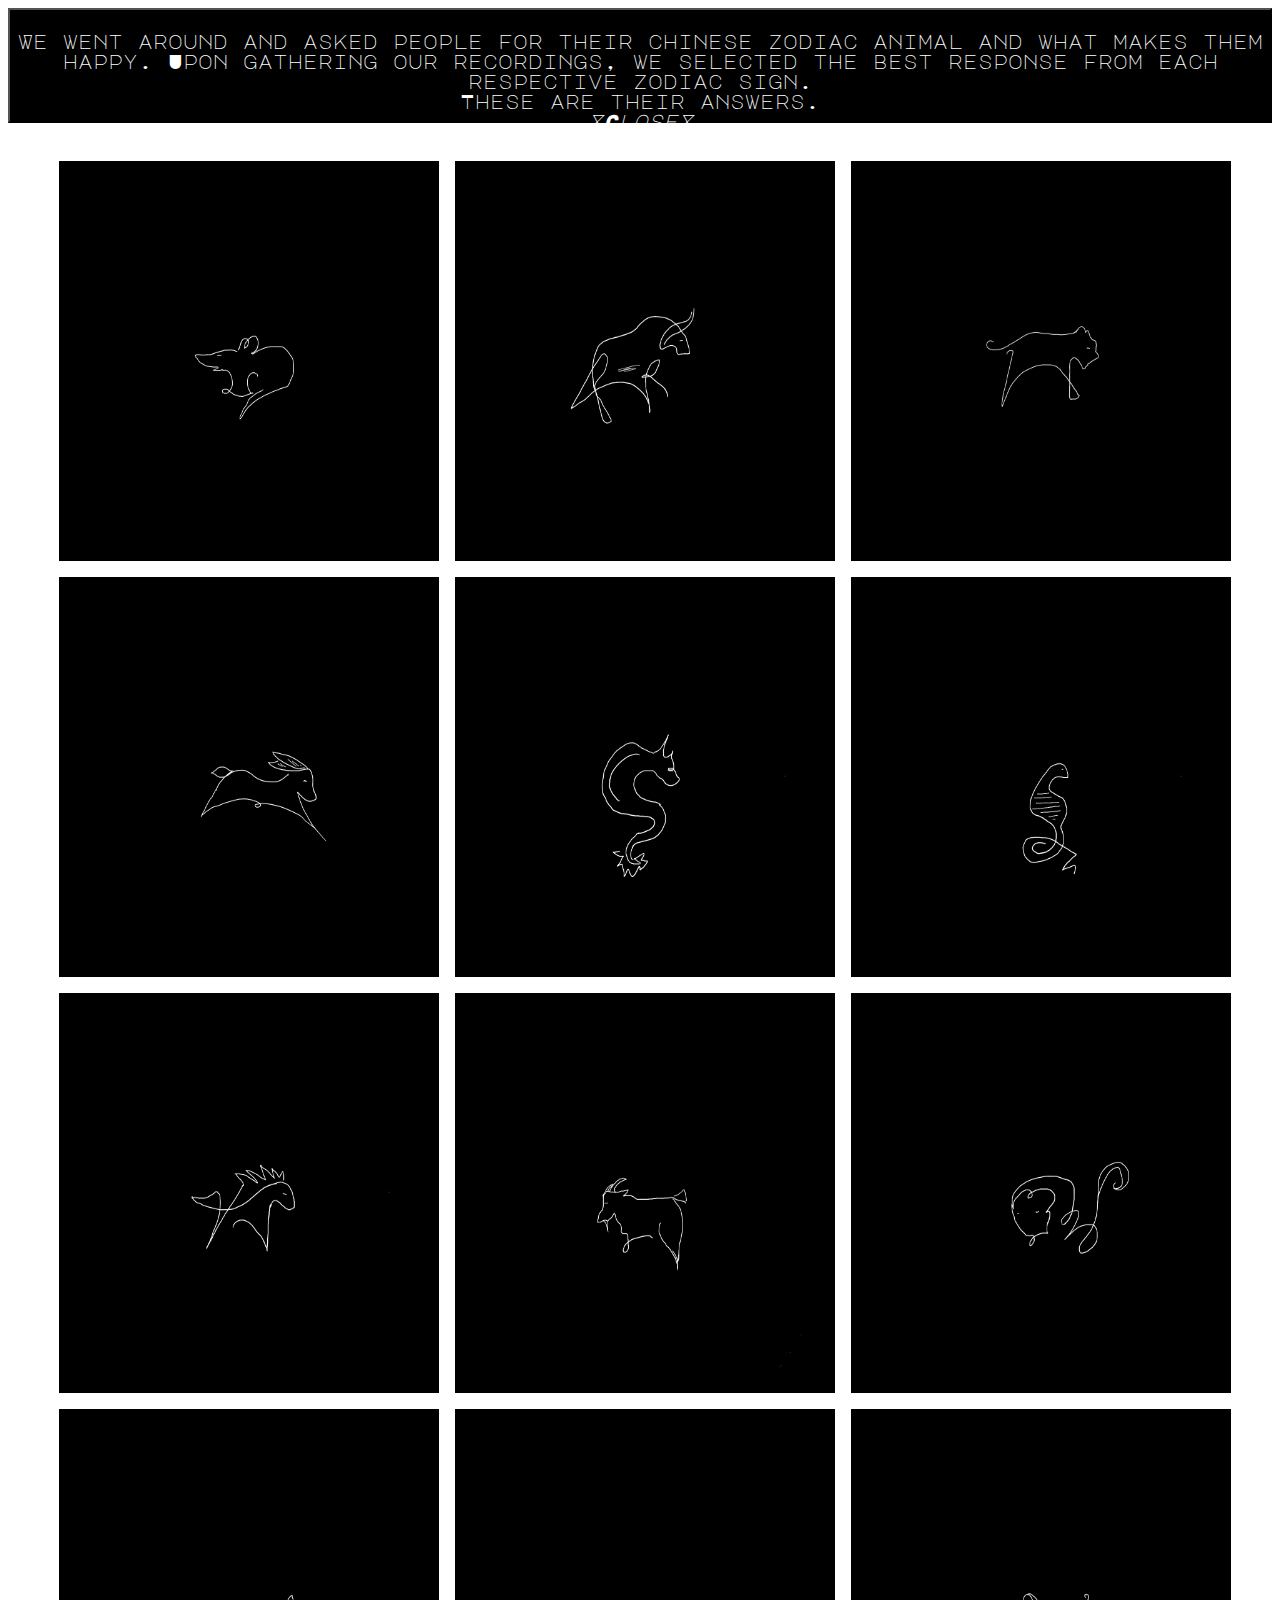
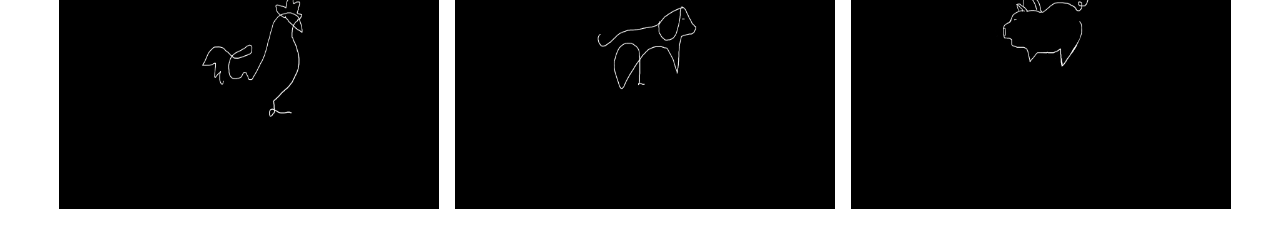
<file: index.html>
<!DOCTYPE html>
<html lang="en" dir="ltr">
<link rel="stylesheet" href="css/style.css">
<link href="https://fonts.googleapis.com/css?family=Major+Mono+Display" rel="stylesheet">
  <head>
    <meta charset="utf-8">
    <title></title>
  </head>
  <body>
    <div class="text">
      <button id="Click" onclick="start()">
      <p>
        We went around and asked people for their chinese zodiac animal and what makes them happy.
         Upon gathering our recordings, we selected the best response from each respective zodiac sign.
         <br>These are their answers.<br> <i>XCloseX</i> <br>
      </p>

      </button>
    </div>
    <div class="zodiac">

<div class="Rat">
      <p class="ratp"> Rat (鼠) </p>
      <img height="280px" width="320px"class="ratpic" src="p/rat.png" alt="">

    </div>

<div class="Ox">
  <p class="oxp"> Ox (牛) </p>
	<img height="280px" width="320px" class="oxpic" src="p/ox.png" alt="">
</div>

<div class="Tiger">
  <p class="tigerp"> Tiger (虎) </p>
	<img height="280px" width="320px"class="tigerpic" src="p/tiger.png" alt="">
</div>

<div class="Rabbit">
  <p class="rabbitp"> Rabbit (兔) </p>
	<img height="280px" width="320px"class="rabbitpic"src="p/rabbit.png" alt="">
</div>

<div class="Dragon">
  <p class="dragonp"> Dragon (龙) </p>
	<img height="280px" width="320px"class="dragonpic" src="p/dragon.png" alt="">
</div>
<div class="Snake">
  <p class="snakep"> Snake (蛇) </p>
	<img height="280px" width="320px"class="snakepic" src="p/snake.png" alt="">
</div>
<div class="Horse">
    <p class="horsep"> Horse (马) </p>
		<img height="280px" width="320px"class="horsepic" src="p/horse.png" alt="">
</div>
<div class="Goat">
  <p class="goatp"> Goat (羊) </p>
	<img height="280px" width="320px"class="goatpic" src="p/goat.png" alt="">
</div>
<div class="Monkey">
  <p class="monkeyp"> Monkey (猴) </p>
	<img height="280px" width="320px"class="monkeypic" src="p/monkey.png" alt="">
</div>
<div class="Rooster">
  <p class="roosterp"> Rooster (鸡) </p>
	<img height="280px" width="320px"class="roosterpic" src="p/rooster.png" alt="">
</div>
<div class="Dog">
  <p class="dogp"> Dog (狗) </p>
	<img height="280px" width="320px"class="dogpic" src="p/dog.png" alt="">
</div>

<div class="Pig">
  <p class="pigp"> Pig (猪) </p>
	<img height="280px" width="320px"class="pigpic" src="p/pig.png" alt="">
</div>



    </div>
<script src="js/script.js">

</script>
  </body>
</html>
</file>
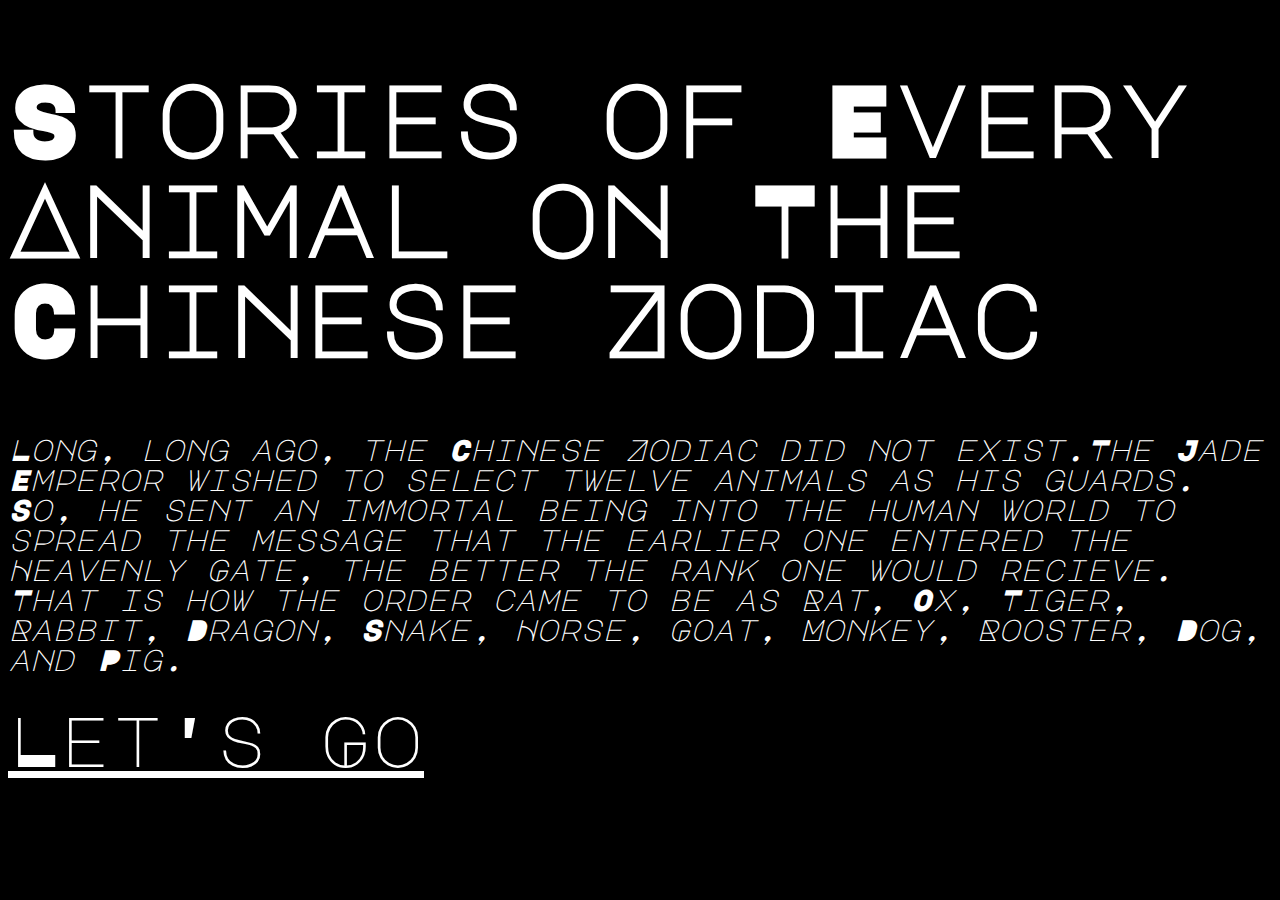
<file: start.html>
<!DOCTYPE html>
<html lang="en" dir="ltr">
  <head>
    <link rel="stylesheet" href="css/style1.css">
  <link href="https://fonts.googleapis.com/css?family=Major+Mono+Display" rel="stylesheet">
    <meta charset="utf-8">
    <title>Stories from Every Animal on the Chinese Zodiac</title>
  </head>
  <body>

    <div class="box1">
      <h1>Stories of Every Animal on The Chinese Zodiac</h1>
      <p><i>Long, long ago, the Chinese Zodiac did not exist.The Jade Emperor wished to select twelve
        animals as his guards. So, he sent an immortal being into the human world to spread the message
        that the earlier one entered the Heavenly Gate, the better the rank one would recieve. That is how
        the order came to be as Rat, Ox, Tiger, Rabbit, Dragon, Snake, Horse, Goat, Monkey, Rooster, Dog, and Pig.</i>
         </p>
      <a href="index.html">Let's Go</a>
    </div>
    <script src="js/script.js">

    </script>
  </body>
</html>
</file>
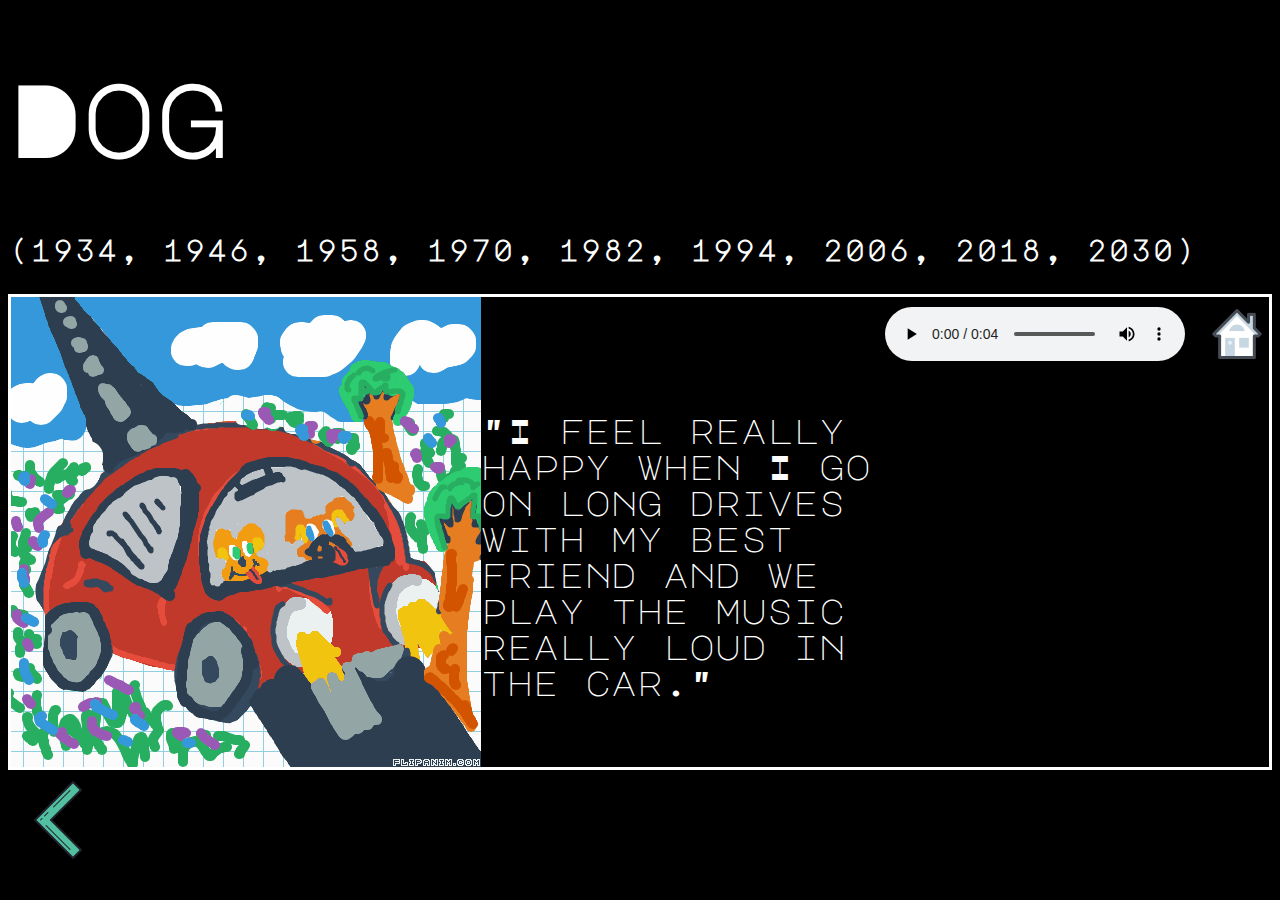
<file: files/dog.html>
<!DOCTYPE html>
<html lang="en" dir="ltr">
<link rel="stylesheet" href="../css/dogstyle.css">
<link href="https://fonts.googleapis.com/css?family=Major+Mono+Display" rel="stylesheet">
<meta charset="utf-8">
  <head>
    <title>Dog</title>
  </head>
  <body>
    <div class="Dog-Content">
      <h1>Dog </h1>
      <h3>(1934, 1946, 1958, 1970, 1982, 1994, 2006, 2018, 2030)</h3>
      <div class="dog-gif">
        <img src="../flip/dog.GIF" alt="">
        <p>"I feel really happy when I go on long drives with my best friend
          and we play the music really loud in the car."</p>
          <div class="aud">
            <audio controls src="../sounds/dog.mp3" type="audio/mp3">

            </audio>
          </div>

        <div class="arrow">
          <a href="../index.html">
            <img src="../p/home-icon.png" alt="">
          </a>
          </a>
        </div>

      </div>

    </div>
    <div class="arrows">
    <div class="left">
      <a href="rooster.html">
        <img src="../p/left-arrow.png" alt="">
      </a>
    </div>
    <div class="right">
    <a href="pig.html">
      <img src="../p/right-arrow.png" alt="">
    </div>
  </div>


  </body>
</html>
</file>
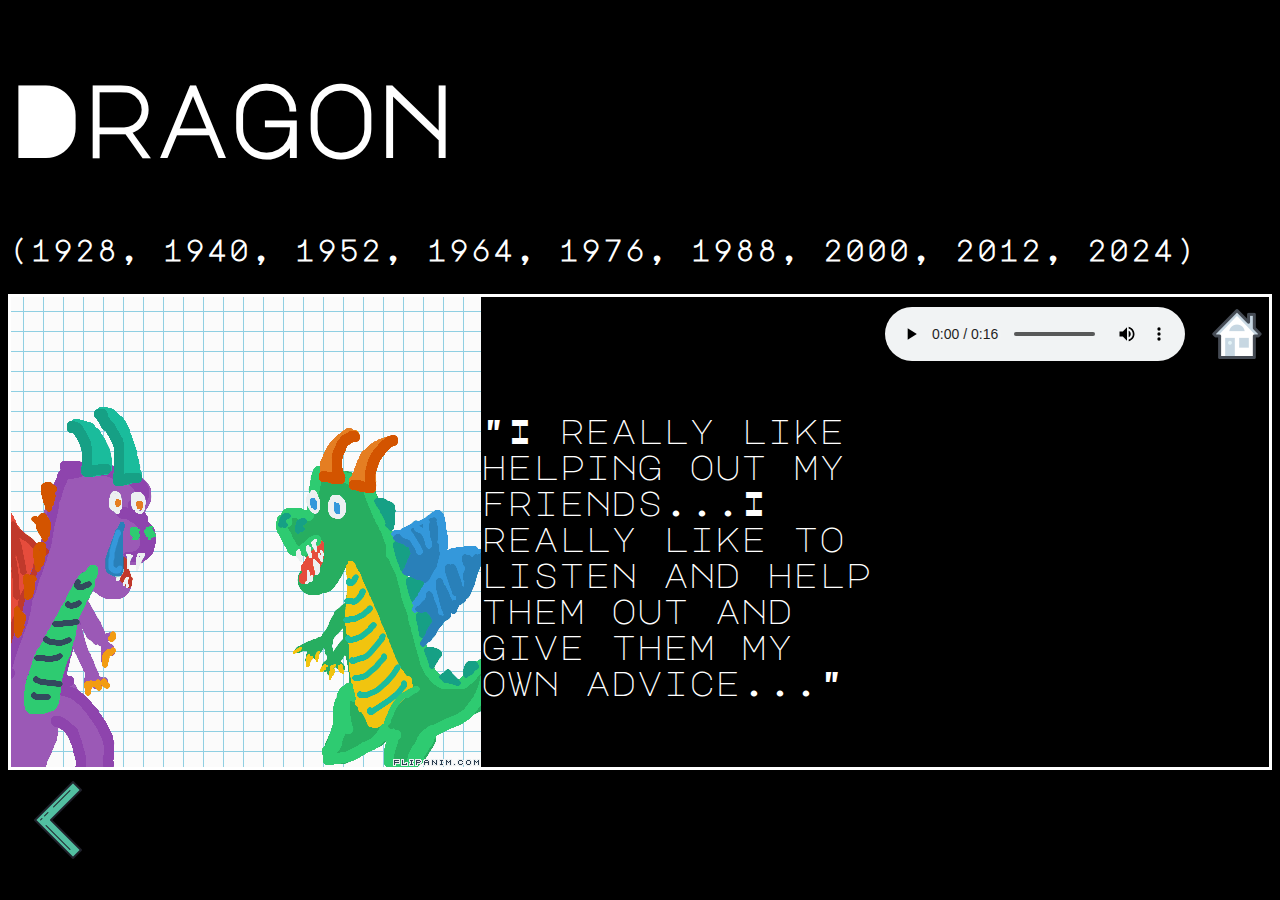
<file: files/dragon.html>
<!DOCTYPE html>
<html lang="en" dir="ltr">
<link rel="stylesheet" href="../css/dogstyle.css">
<link href="https://fonts.googleapis.com/css?family=Major+Mono+Display" rel="stylesheet">
<meta charset="utf-8">
  <head>
    <title>Dragon</title>
  </head>
  <body>
    <div class="Dog-Content">
      <h1>Dragon </h1>
      <h3>(1928, 1940, 1952, 1964, 1976, 1988, 2000, 2012, 2024)</h3>
      <div class="dog-gif">
        <div class="flip">
        <img src="../flip/dragon.GIF" alt="">
      </div>
        <p>"I really like helping out my friends...I really like to listen and help them out and give them my own advice..."</p>
        <div class="aud">
        <audio controls src="../sounds/dragon.mp3" type="audio/mp3">
        </audio>
          </div>
        <div class="arrow">
          <a href="../index.html">
            <img src="../p/home-icon.png" alt="">
          </a>
          </a>
        </div>

      </div>

    </div>
    <div class="arrows">
    <div class="left">
      <a href="rabbit.html">
        <img src="../p/left-arrow.png" alt="">
      </a>
    </div>
    <div class="right">
    <a href="snake.html">
      <img src="../p/right-arrow.png" alt="">
    </div>
  </div>


  </body>
</html>
</file>
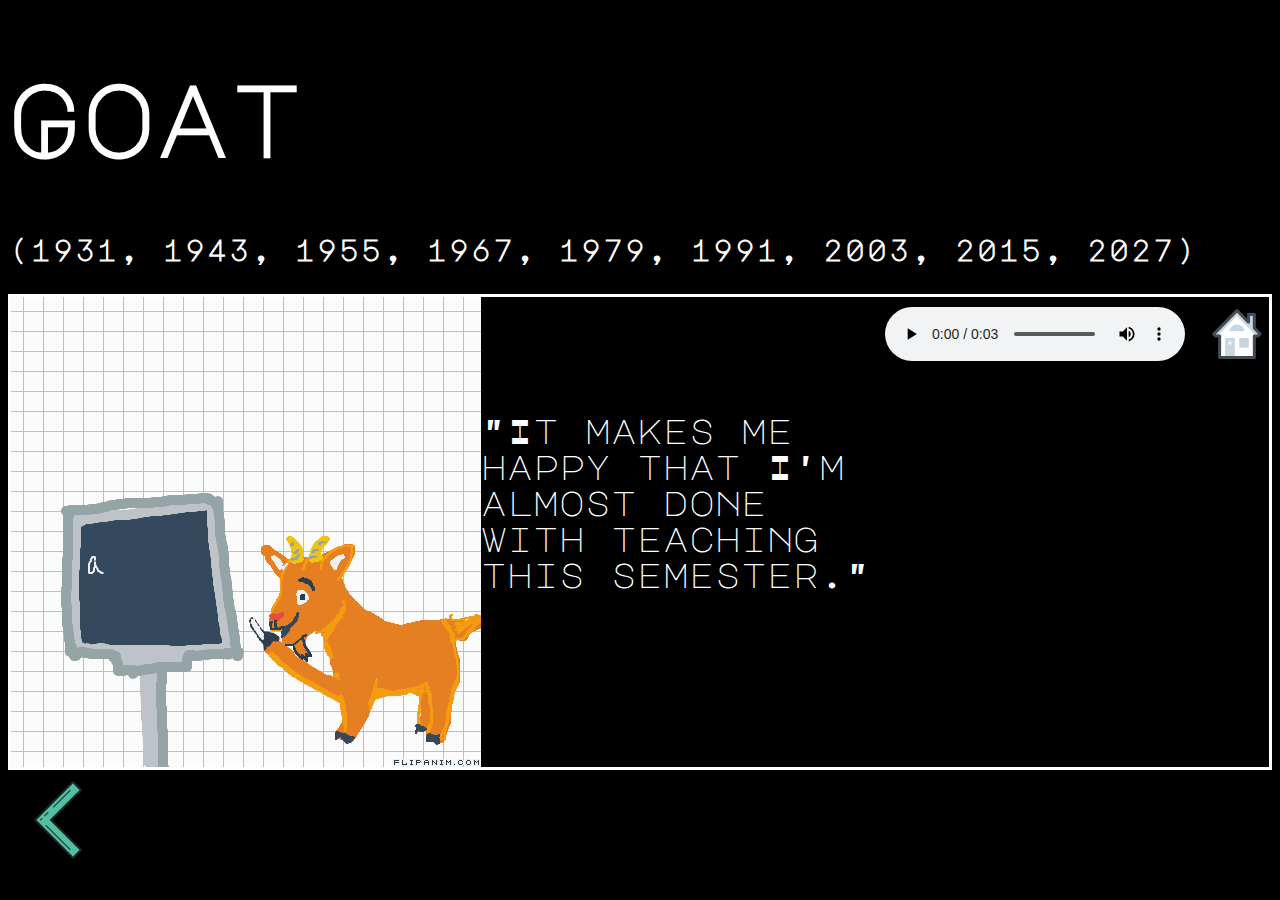
<file: files/goat.html>
<!DOCTYPE html>
<html lang="en" dir="ltr">
<link rel="stylesheet" href="../css/dogstyle.css">
<link href="https://fonts.googleapis.com/css?family=Major+Mono+Display" rel="stylesheet">
<meta charset="utf-8">
  <head>
    <title>Goat</title>
  </head>
  <body>
    <div class="Dog-Content">
      <h1>Goat </h1>
      <h3>(1931, 1943, 1955, 1967, 1979, 1991, 2003, 2015, 2027)</h3>
      <div class="dog-gif">
        <div class="flip">
        <img src="../flip/goat.GIF" alt="">
      </div>
        <p>"It makes me happy that I'm almost done with teaching this semester."</p>
        <div class="aud">
          <audio controls src="../sounds/goat.mp3" type="audio/mp3">
          </audio>
        </div>
        <div class="arrow">
          <a href="../index.html">
            <img src="../p/home-icon.png" alt="">
          </a>
          </a>
        </div>

      </div>

    </div>
    <div class="arrows">
    <div class="left">
      <a href="horse.html">
        <img src="../p/left-arrow.png" alt="">
      </a>
    </div>
    <div class="right">
    <a href="monkey.html">
      <img src="../p/right-arrow.png" alt="">
    </div>
  </div>


  </body>
</html>
</file>
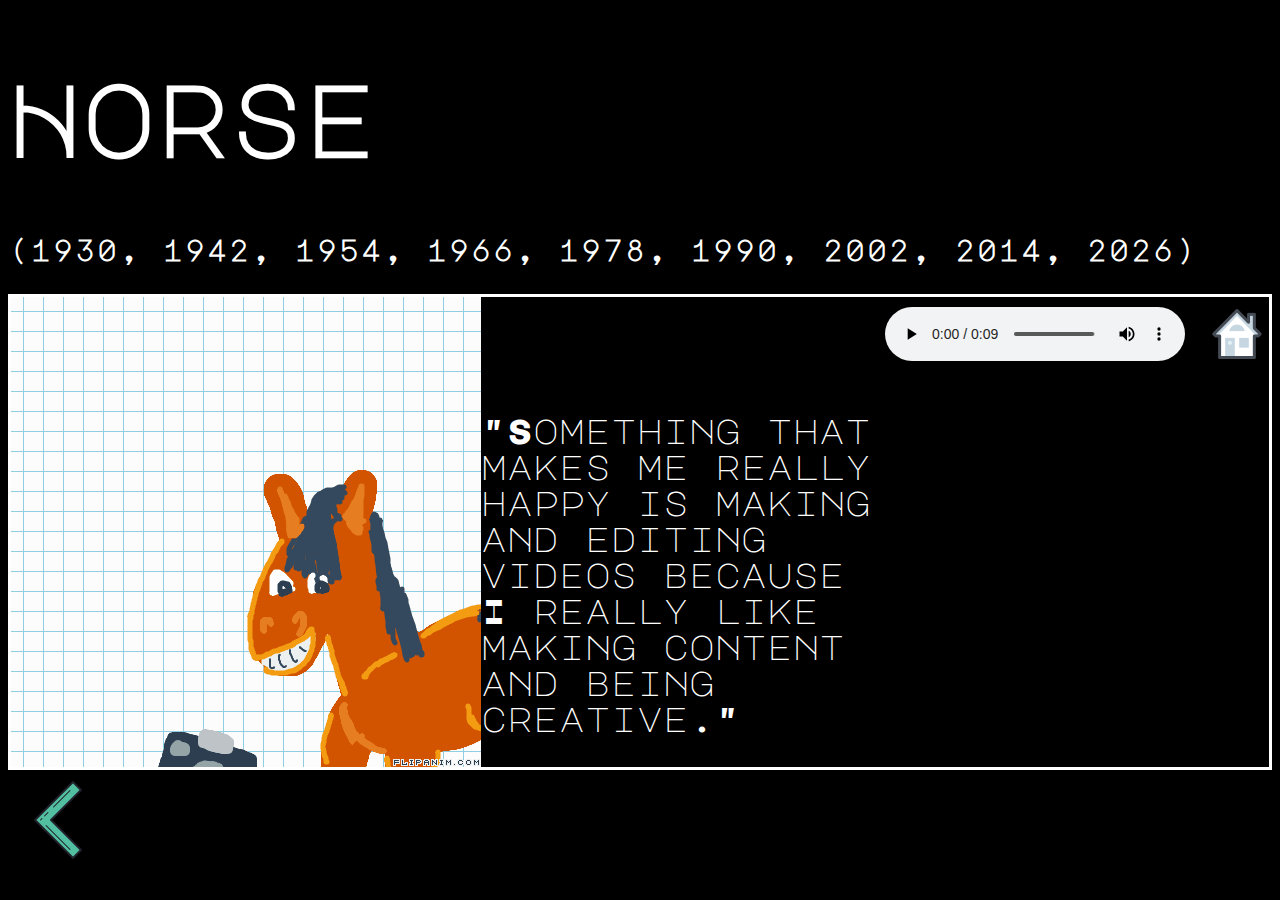
<file: files/horse.html>
<!DOCTYPE html>
<html lang="en" dir="ltr">
<link rel="stylesheet" href="../css/dogstyle.css">
<link href="https://fonts.googleapis.com/css?family=Major+Mono+Display" rel="stylesheet">
<meta charset="utf-8">
  <head>
    <title>Horse</title>
  </head>
  <body>
    <div class="Dog-Content">
      <h1>Horse </h1>
      <h3>(1930, 1942, 1954, 1966, 1978, 1990, 2002, 2014, 2026)</h3>
      <div class="dog-gif">
        <div class="flip">
        <img src="../flip/horse.GIF" alt="">
      </div>
        <p>"Something that makes me really happy is making and editing videos because I really like making content and being creative."</p>
        <div class="aud">
          <audio controls src="../sounds/horse.mp3" type="audio/mp3">
          </audio>
        </div>
        <div class="arrow">
          <a href="../index.html">
            <img src="../p/home-icon.png" alt="">
          </a>
          </a>
        </div>

      </div>

    </div>
    <div class="arrows">
    <div class="left">
      <a href="snake.html">
        <img src="../p/left-arrow.png" alt="">
      </a>
    </div>
    <div class="right">
    <a href="goat.html">
      <img src="../p/right-arrow.png" alt="">
    </div>
  </div>


  </body>
</html>
</file>
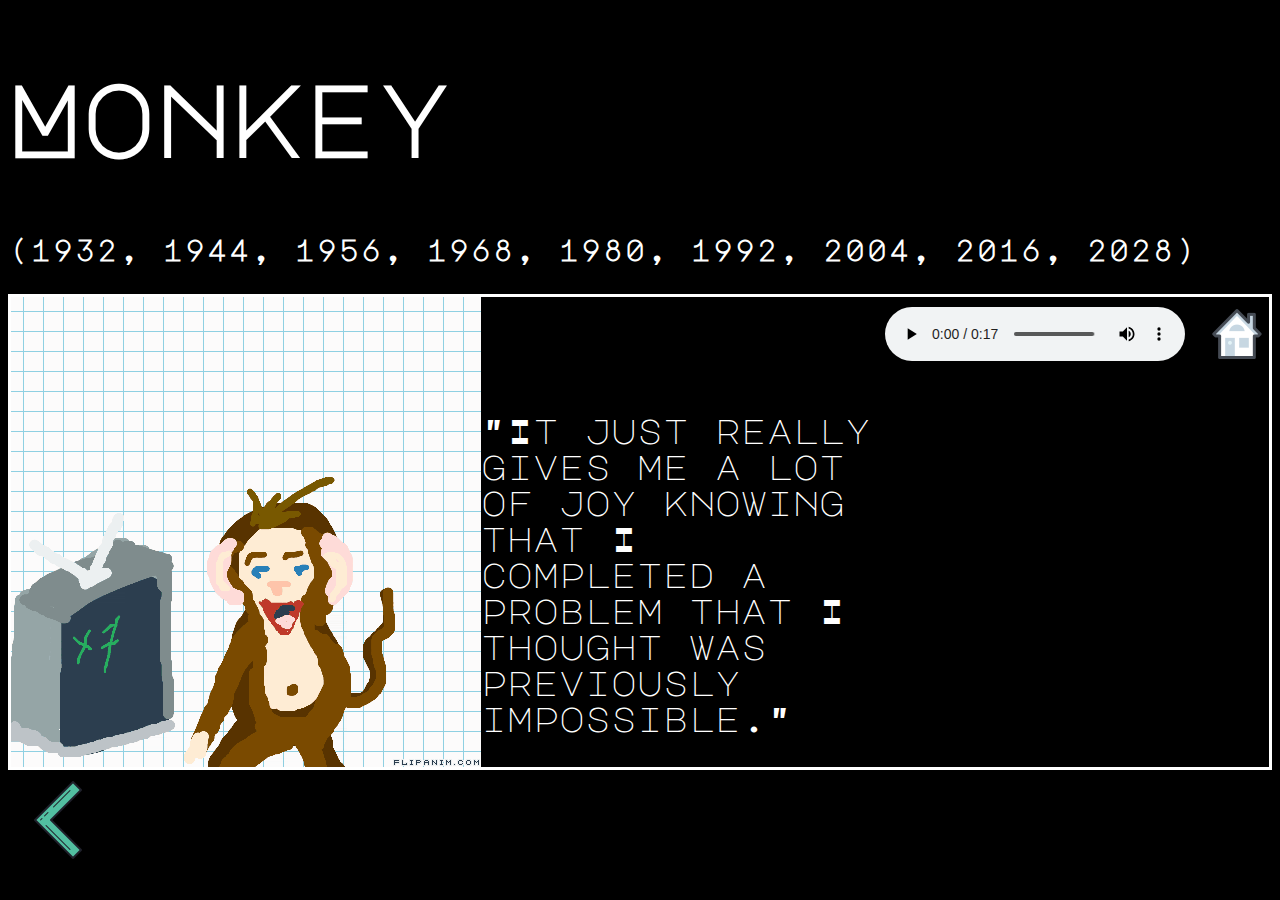
<file: files/monkey.html>
<!DOCTYPE html>
<html lang="en" dir="ltr">
<link rel="stylesheet" href="../css/dogstyle.css">
<link href="https://fonts.googleapis.com/css?family=Major+Mono+Display" rel="stylesheet">
<meta charset="utf-8">
  <head>
    <title>Monkey</title>
  </head>
  <body>
    <div class="Dog-Content">
      <h1>Monkey </h1>
      <h3>(1932, 1944, 1956, 1968, 1980, 1992, 2004, 2016, 2028)</h3>
      <div class="dog-gif">
        <div class="flip">
        <img src="../flip/monkey.GIF" alt="">
      </div>
        <p>"It just really gives me a lot of joy knowing that I completed a problem that I thought was previously impossible."</p>
        <div class="aud">
          <audio controls src="../sounds/monkey.mp3" type="audio/mp3">
          </audio>
        </div>

        <div class="arrow">
          <a href="../index.html">
            <img src="../p/home-icon.png" alt="">
          </a>
          </a>
        </div>

      </div>

    </div>
    <div class="arrows">
    <div class="left">
      <a href="goat.html">
        <img src="../p/left-arrow.png" alt="">
      </a>
    </div>
    <div class="right">
    <a href="rooster.html">
      <img src="../p/right-arrow.png" alt="">
    </div>
  </div>


  </body>
</html>
</file>
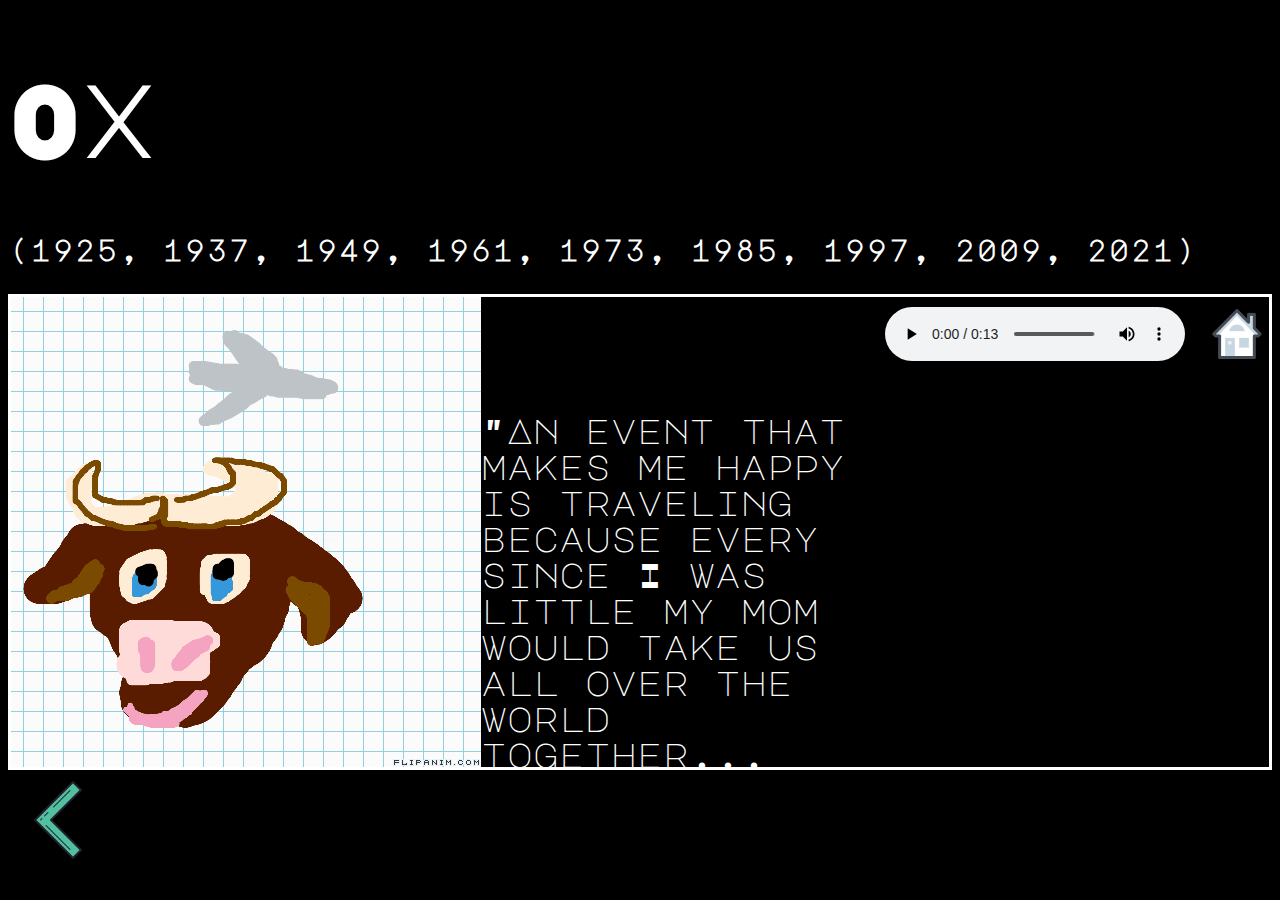
<file: files/ox.html>
<!DOCTYPE html>
<html lang="en" dir="ltr">
<link rel="stylesheet" href="../css/dogstyle.css">
<link href="https://fonts.googleapis.com/css?family=Major+Mono+Display" rel="stylesheet">
<meta charset="utf-8">
  <head>
    <title>Ox</title>
  </head>
  <body>
    <div class="Dog-Content">
      <h1>Ox</h1>
      <h3>(1925, 1937, 1949, 1961, 1973, 1985, 1997, 2009, 2021)</h3>
      <div class="dog-gif">
        <div class="flip">
        <img src="../flip/ox.GIF" alt="">
      </div>
        <p>"An event that makes me happy is traveling because every since I was little my mom would take us all over the world together...</p>
        <div class="aud">
          <audio controls src="../sounds/ox.mp3" type="audio/mp3">
          </audio>
        </div>
        <div class="arrow">
          <a href="../index.html">
            <img src="../p/home-icon.png" alt="">
          </a>
          </a>
        </div>

      </div>

    </div>
    <div class="arrows">
    <div class="left">
      <a href="rat.html">
        <img src="../p/left-arrow.png" alt="">
      </a>
    </div>
    <div class="right">
    <a href="tiger.html">
      <img src="../p/right-arrow.png" alt="">
    </div>
  </div>


  </body>
</html>
</file>
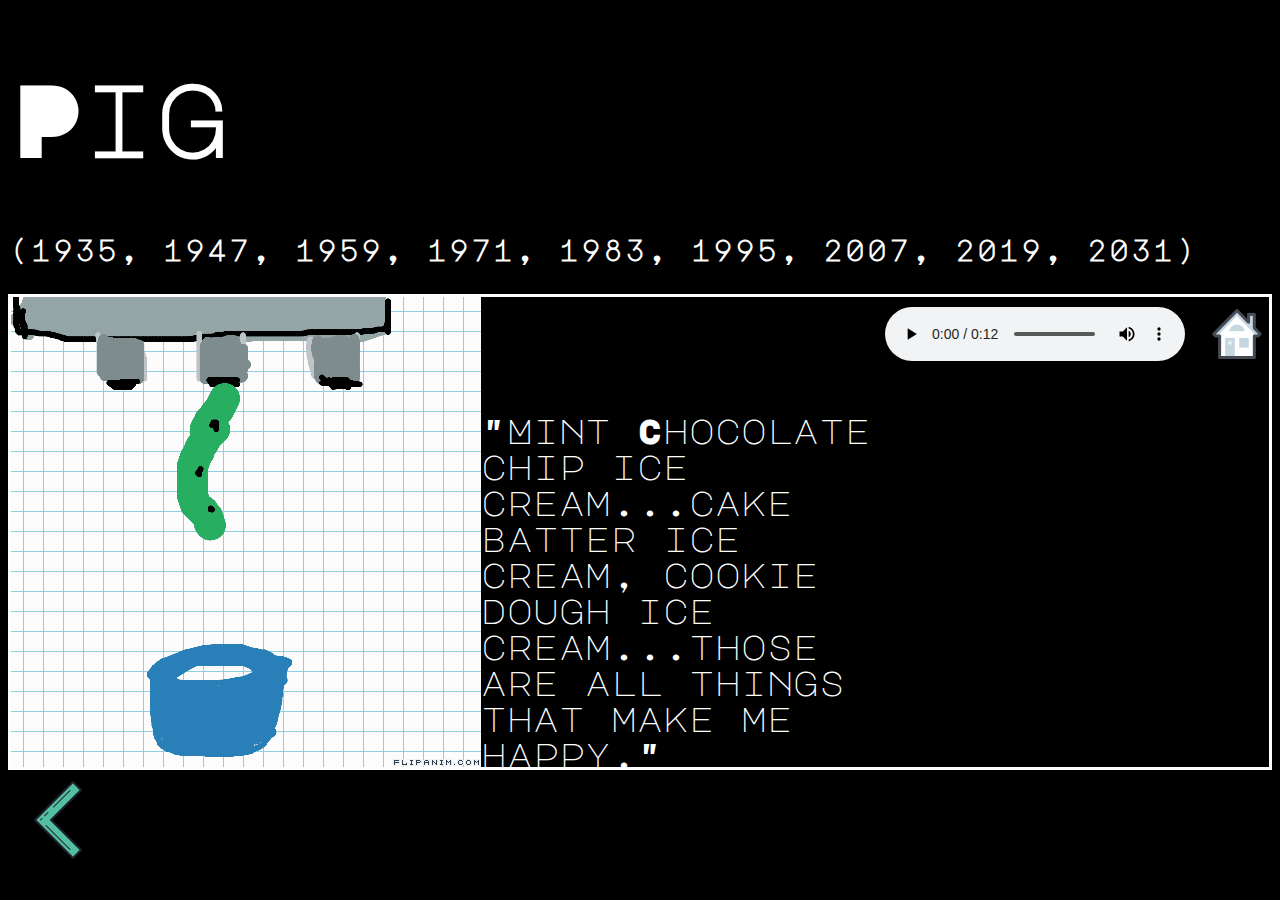
<file: files/pig.html>
<!DOCTYPE html>
<html lang="en" dir="ltr">
<link rel="stylesheet" href="../css/dogstyle.css">
<link href="https://fonts.googleapis.com/css?family=Major+Mono+Display" rel="stylesheet">
<meta charset="utf-8">
  <head>
    <title>Pig</title>
  </head>
  <body>
    <div class="Dog-Content">
      <h1>Pig </h1>
      <h3>(1935, 1947, 1959, 1971, 1983, 1995, 2007, 2019, 2031)</h3>
      <div class="dog-gif">
        <div class="flip">
        <img src="../flip/ice.GIF" alt="">
      </div>
        <p>"Mint Chocolate chip ice cream...cake batter ice cream, cookie dough ice cream...those are all things that make me happy."</p>
        <div class="aud">
          <audio controls src="../sounds/pig.mp3" type="audio/mp3">
          </audio>
        </div>
        <div class="arrow">
          <a href="../index.html">
            <img src="../p/home-icon.png" alt="">
          </a>
        
        </div>

      </div>

    </div>
    <div class="arrows">
    <div class="left">
      <a href="dog.html">
        <img src="../p/left-arrow.png" alt="">
      </a>
    </div>
    <div class="right">
    <a href="rat.html">
      <img src="../p/right-arrow.png" alt="">
    </div>
  </div>


  </body>
</html>
</file>
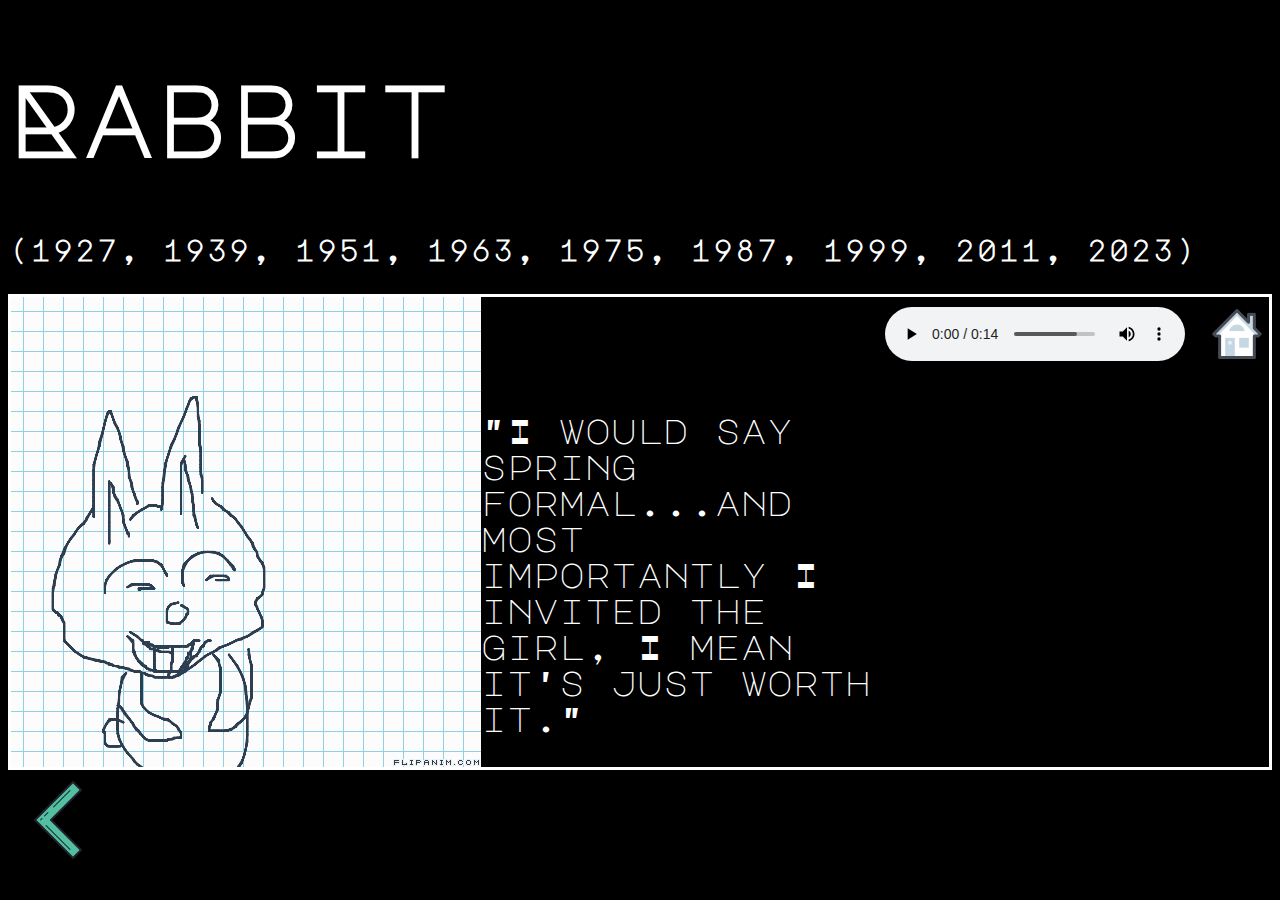
<file: files/rabbit.html>
<!DOCTYPE html>
<html lang="en" dir="ltr">
<link rel="stylesheet" href="../css/dogstyle.css">
<link href="https://fonts.googleapis.com/css?family=Major+Mono+Display" rel="stylesheet">
<meta charset="utf-8">
  <head>
    <title>Rabbit</title>
  </head>
  <body>
    <div class="Dog-Content">
      <h1>Rabbit </h1>
      <h3>(1927, 1939, 1951, 1963, 1975, 1987, 1999, 2011, 2023)</h3>
      <div class="dog-gif">
        <div class="flip">
        <img src="../flip/rabbit.GIF" alt="">
      </div>
        <p>"I would say spring formal...and most importantly I invited the
        girl, I mean it's just worth it."</p>
        <div class="aud">
          <audio controls src="../sounds/bunny.mp3" type="audio/mp3">
          </audio>
        </div>
        <div class="arrow">
          <a href="../index.html">
            <img src="../p/home-icon.png" alt="">
          </a>
          </a>
        </div>

      </div>

    </div>
    <div class="arrows">
    <div class="left">
      <a href="tiger.html">
        <img src="../p/left-arrow.png" alt="">
      </a>
    </div>
    <div class="right">
    <a href="dragon.html">
      <img src="../p/right-arrow.png" alt="">
    </div>
  </div>


  </body>
</html>
</file>
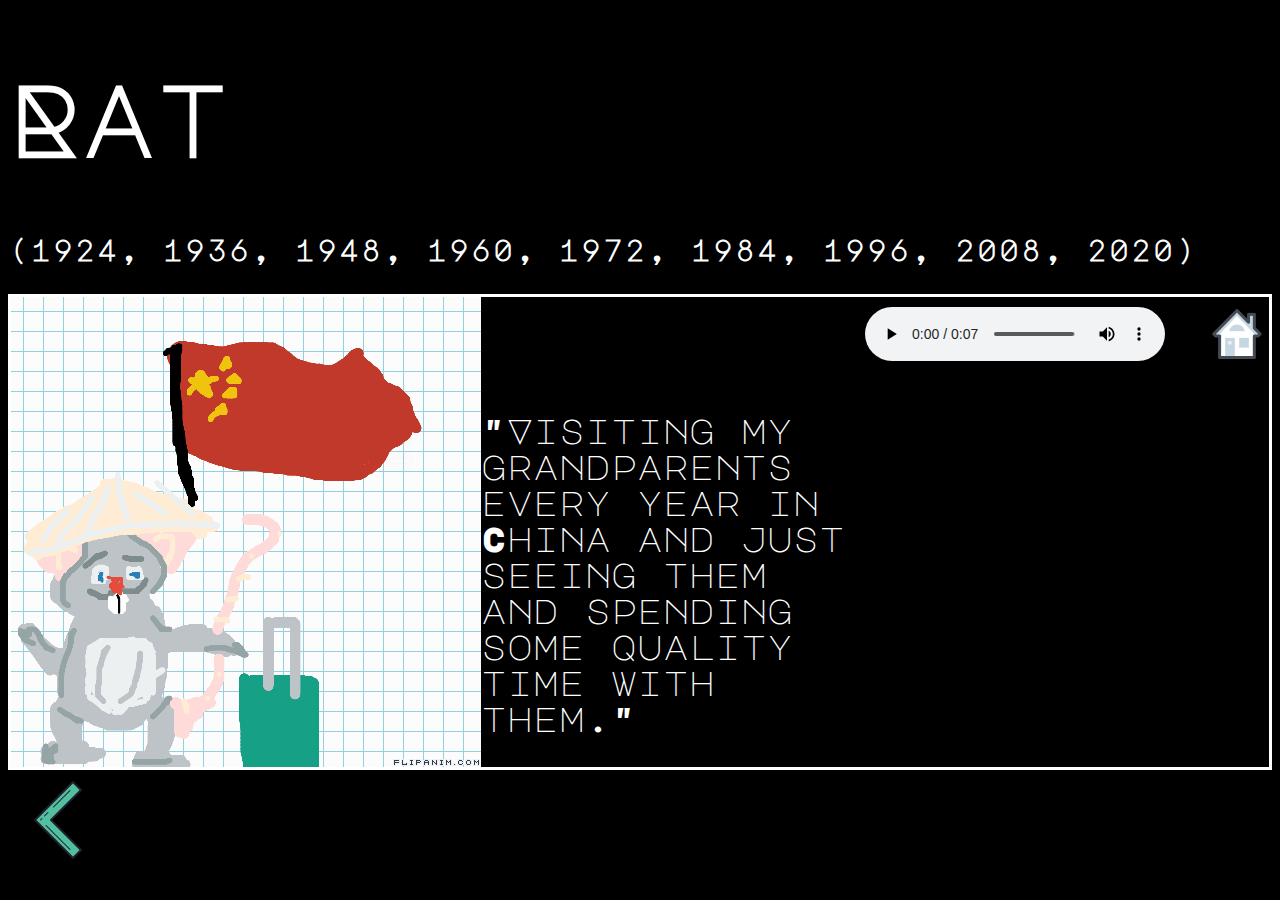
<file: files/rat.html>
<!DOCTYPE html>
<html lang="en" dir="ltr">
<link rel="stylesheet" href="../css/dogstyle.css">
<link href="https://fonts.googleapis.com/css?family=Major+Mono+Display" rel="stylesheet">
<meta charset="utf-8">
  <head>
    <title>Rat</title>
  </head>
  <body>
    <div class="Dog-Content">
      <h1>Rat </h1>
      <h3>(1924, 1936, 1948, 1960, 1972, 1984, 1996, 2008, 2020)</h3>
      <div class="dog-gif">
        <div class="flip">
        <img src="../flip/rat.GIF" alt="">
      </div>
        <p>"Visiting my grandparents every year in China and just seeing them and spending some quality time with them."</p>
        <div class="aud">
          <div class="aud">
            <audio controls src="../sounds/rat.mp3" type="audio/mp3">
            </audio>
          </div>
        </div>

        <div class="arrow">
          <a href="../index.html">
            <img src="../p/home-icon.png" alt="">
          </a>
          </a>
        </div>

      </div>

    </div>
    <div class="arrows">
    <div class="left">
      <a href="pig.html">
        <img src="../p/left-arrow.png" alt="">
      </a>
    </div>
    <div class="right">
    <a href="ox.html">
      <img src="../p/right-arrow.png" alt="">
    </div>
  </div>


  </body>
</html>
</file>
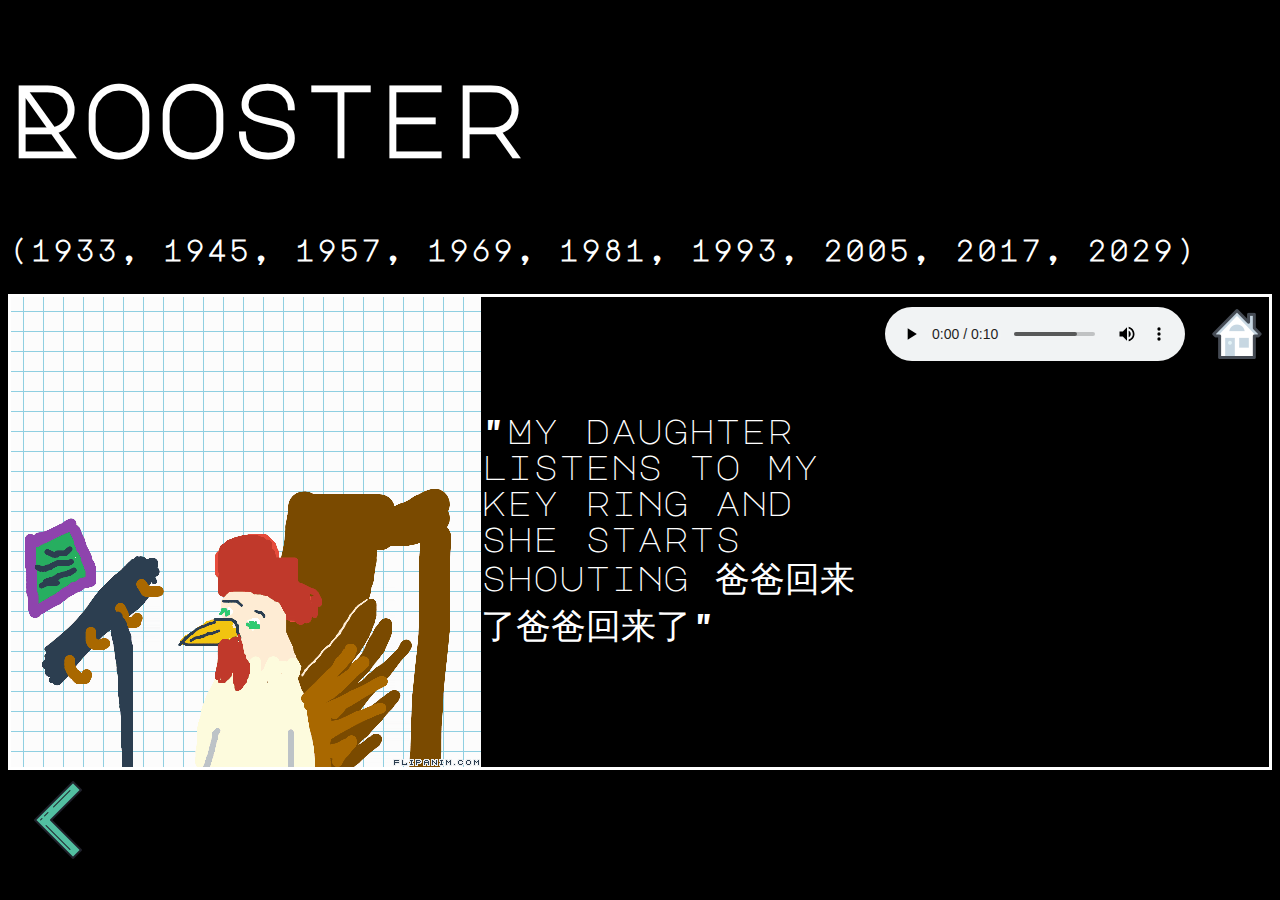
<file: files/rooster.html>
<!DOCTYPE html>
<html lang="en" dir="ltr">
<link rel="stylesheet" href="../css/dogstyle.css">
<link href="https://fonts.googleapis.com/css?family=Major+Mono+Display" rel="stylesheet">
<meta charset="utf-8">
  <head>
    <title>Rooster</title>
  </head>
  <body>
    <div class="Dog-Content">
      <h1>Rooster </h1>
      <h3>(1933, 1945, 1957, 1969, 1981, 1993, 2005, 2017, 2029)</h3>
      <div class="dog-gif">
        <div class="flip">
        <img src="../flip/rooster.GIF" alt="">
      </div>
        <p>"My daughter listens to my key ring and she starts shouting 爸爸回来了爸爸回来了"</p>
      <div class="aud">
        <audio controls src="../sounds/rooster.mp3" type="audio/mp3">
        </audio>
      </div>
        <div class="arrow">
          <a href="../index.html">
            <img src="../p/home-icon.png" alt="">
          </a>
          </a>
        </div>

      </div>

    </div>
    <div class="arrows">
    <div class="left">
      <a href="monkey.html">
        <img src="../p/left-arrow.png" alt="">
      </a>
    </div>
    <div class="right">
    <a href="dog.html">
      <img src="../p/right-arrow.png" alt="">
    </div>
  </div>


  </body>
</html>
</file>
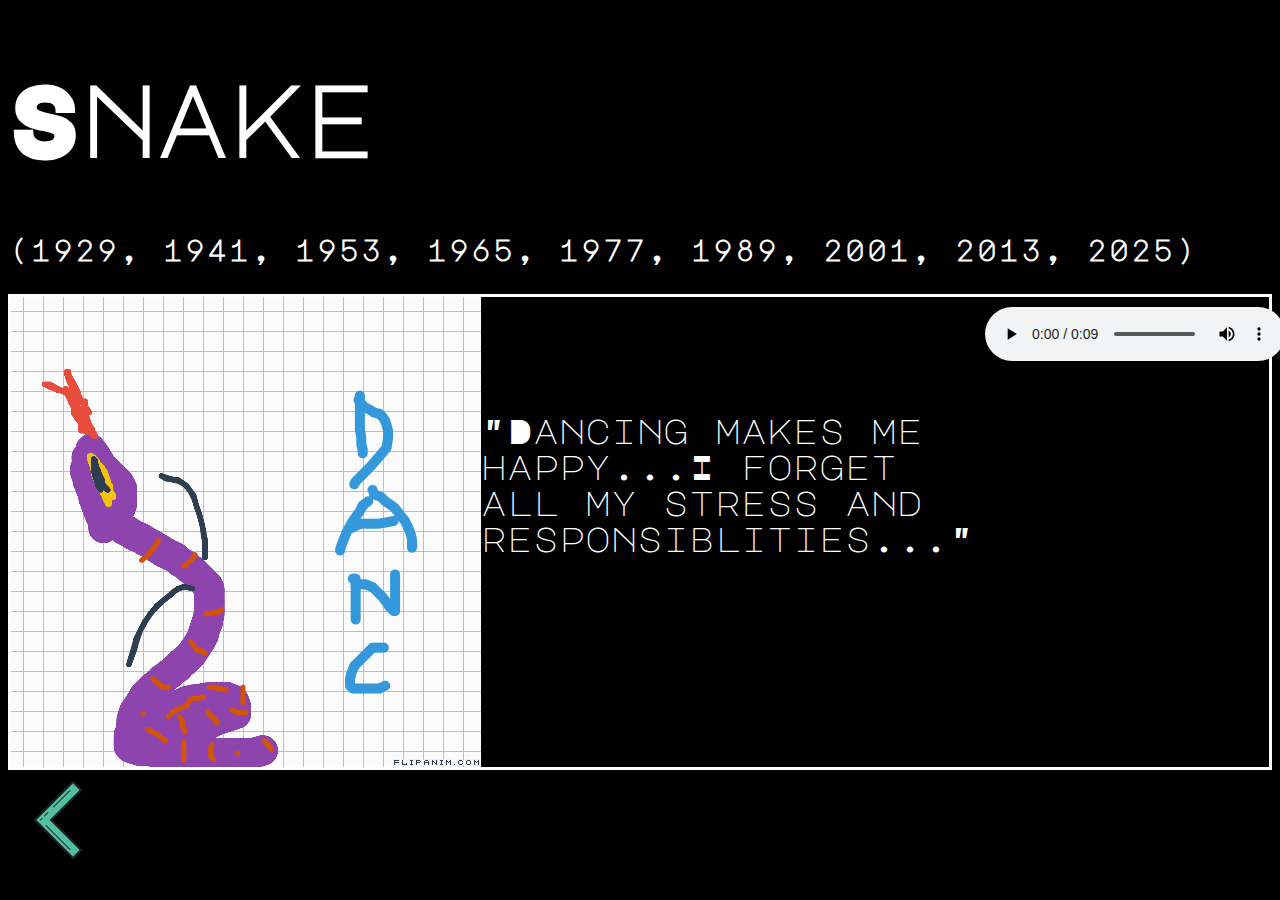
<file: files/snake.html>
<!DOCTYPE html>
<html lang="en" dir="ltr">
<link rel="stylesheet" href="../css/dogstyle.css">
<link href="https://fonts.googleapis.com/css?family=Major+Mono+Display" rel="stylesheet">
<meta charset="utf-8">
  <head>
    <title>Snake</title>
  </head>
  <body>
    <div class="Dog-Content">
      <h1>Snake </h1>
      <h3>(1929, 1941, 1953, 1965, 1977, 1989, 2001, 2013, 2025)</h3>
      <div class="dog-gif">
        <div class="flip">
        <img src="../flip/snake.GIF" alt="">
      </div>
        <p>"Dancing makes me happy...I forget all my stress and responsiblities..."</p>
        <div class="aud">
          <audio controls src="../sounds/snake.mp3" type="audio/mp3">

          </audio>
        </div>
        <div class="arrow">
          <a href="../index.html">
            <img src="../p/home-icon.png" alt="">
          </a>
          </a>
        </div>

      </div>

    </div>
    <div class="arrows">
    <div class="left">
      <a href="dragon.html">
        <img src="../p/left-arrow.png" alt="">
      </a>
    </div>
    <div class="right">
    <a href="horse.html">
      <img src="../p/right-arrow.png" alt="">
    </div>
  </div>


  </body>
</html>
</file>
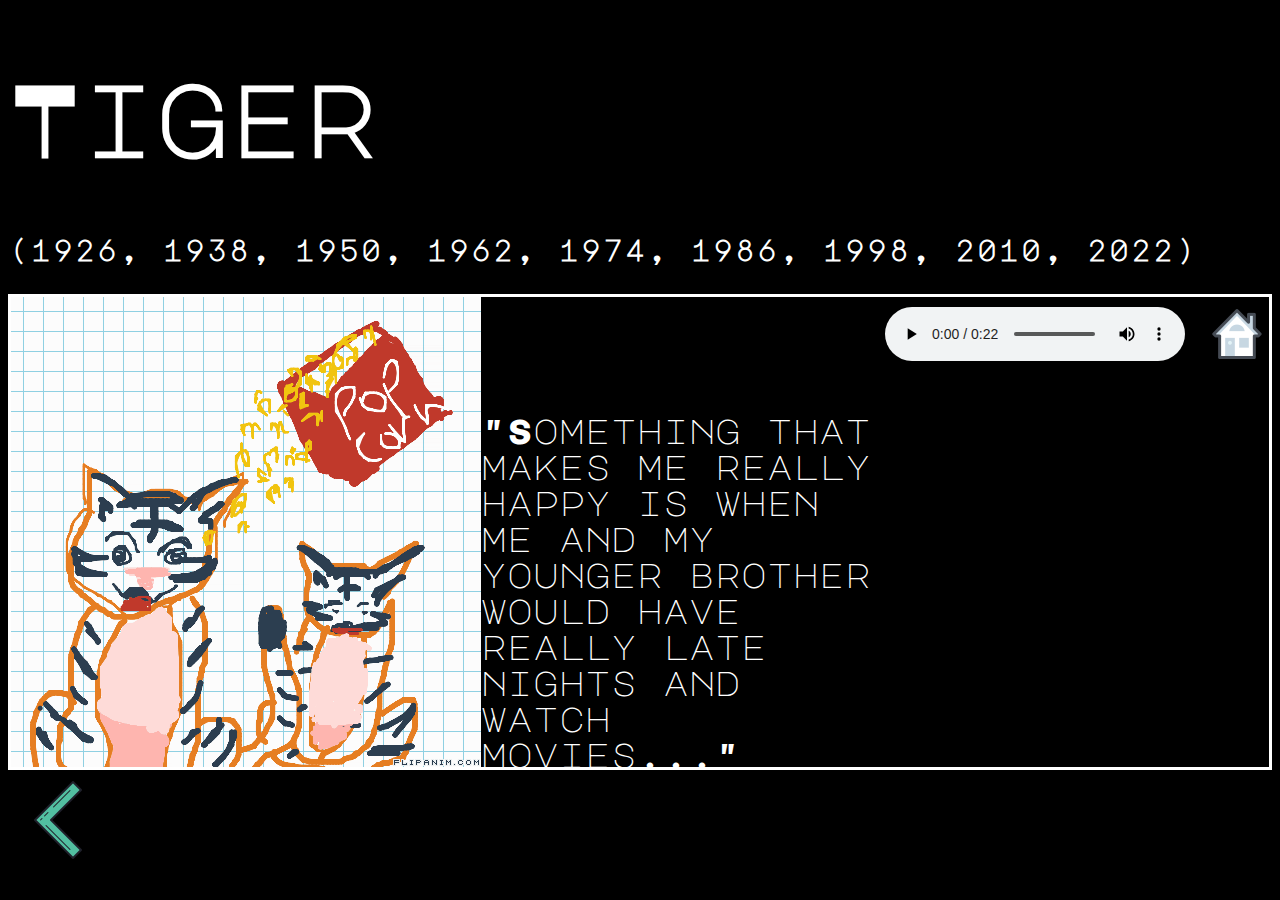
<file: files/tiger.html>
<!DOCTYPE html>
<html lang="en" dir="ltr">
<link rel="stylesheet" href="../css/dogstyle.css">
<link href="https://fonts.googleapis.com/css?family=Major+Mono+Display" rel="stylesheet">
<meta charset="utf-8">
  <head>
    <title>Tiger</title>
  </head>
  <body>
    <div class="Dog-Content">
      <h1>Tiger </h1>
      <h3>(1926, 1938, 1950, 1962, 1974, 1986, 1998, 2010, 2022)</h3>
      <div class="dog-gif">
        <div class="flip">
        <img src="../flip/tiger.GIF" alt="">
      </div>
        <p>"Something that makes me really happy is when me and my younger brother would have really late nights and watch movies..."</p>
      <div class="aud">
        <audio controls src="../sounds/tiger.mp3" type="audio/mp3">
        </audio>
      </div>
        <div class="arrow">
          <a href="../index.html">
            <img src="../p/home-icon.png" alt="">
          </a>
          </a>
        </div>

      </div>

    </div>
    <div class="arrows">
    <div class="left">
      <a href="ox.html">
        <img src="../p/left-arrow.png" alt="">
      </a>
    </div>
    <div class="right">
    <a href="rabbit.html">
      <img src="../p/right-arrow.png" alt="">
    </div>
  </div>


  </body>
</html>
</file>
<file: css/style.css>
.Rat, .Ox, .Tiger, .Rabbit, .Dragon, .Snake, .Horse, .Goat, .Monkey,
 .Rooster, .Dog, .Pig{
  border: solid white;
  width: 380px;
  height: 200px;
  /* background-color: lightgray; */
  font-family: 'Major Mono Display', monospace;
  font-size: 30px;
  /* padding-top: 50px; */
  text-align: center;
  background-color: black;
  color: white;
  margin: 5px;
  padding-bottom: 200px;

}
.text p {
color: white;
font-family: 'Major Mono Display', monospace;
font-size: 20px;
height: 20px;
}

.zodiac{
  display: flex;
  flex-wrap: wrap;
  margin: 20px;
  margin-left: 30px;
  justify-content: center;
  align-items: center;
  color:red;
}


.box1{
  z-index: 1;
}

.fpic{
  padding-left: 38px;
}


.ratp, .oxp, .tigerp, .rabbitp, .dragonp, .snakep, .horsep, .goatp, .monkeyp,
 .roosterp, .dogp, .pigp{
  visibility: hidden;
}
#Click {
background-color: black;
height: 150px
color: white;
font-size: 30px;
font-family: "Arial",cursive;
justify-content: center;
align-items: center;
margin: none;
padding-bottom: 50px;

}
</file>
<file: css/style1.css>
html{
  background-color: black;
}
h1{
  font-family: 'Major Mono Display', monospace;
  font-size: 100px;
  color: white;

}
a{
  font-family: 'Major Mono Display', monospace;
  font-size: 70px;
  color: white;

}
a:hover {
  color: #00CED1;
}
p{
  color: white;
  font-size: 30px;
  font-family: 'Major Mono Display', monospace;
}
</file>
<file: css/dogstyle.css>
html{
  background-color: black;
}
h1{
  font-family: 'Major Mono Display', monospace;
  font-size: 100px;
  color: white;
}
.dog-gif{
  border: white 3px solid;
  display: flex;
  flex-direction: row;
  height:470px;
}
p{
  color: white;
  font-family: 'Major Mono Display', monospace;
  font-size: 35px;
  padding-top: 80px;
  padding-right: 10px;

}
.arrows{
  display: flex;
  flex-direction: row;

}
.arrow{
  margin-top: 5px;
}

.left{
  margin-right: 1240px;
}
h3{
  font-family: 'Major Mono Display', monospace;
  font-size: 30px;
  color: white;

}
audio{
  margin-top: 10px;

}
.aud{
  margin-right: 20px;
}
</file>
